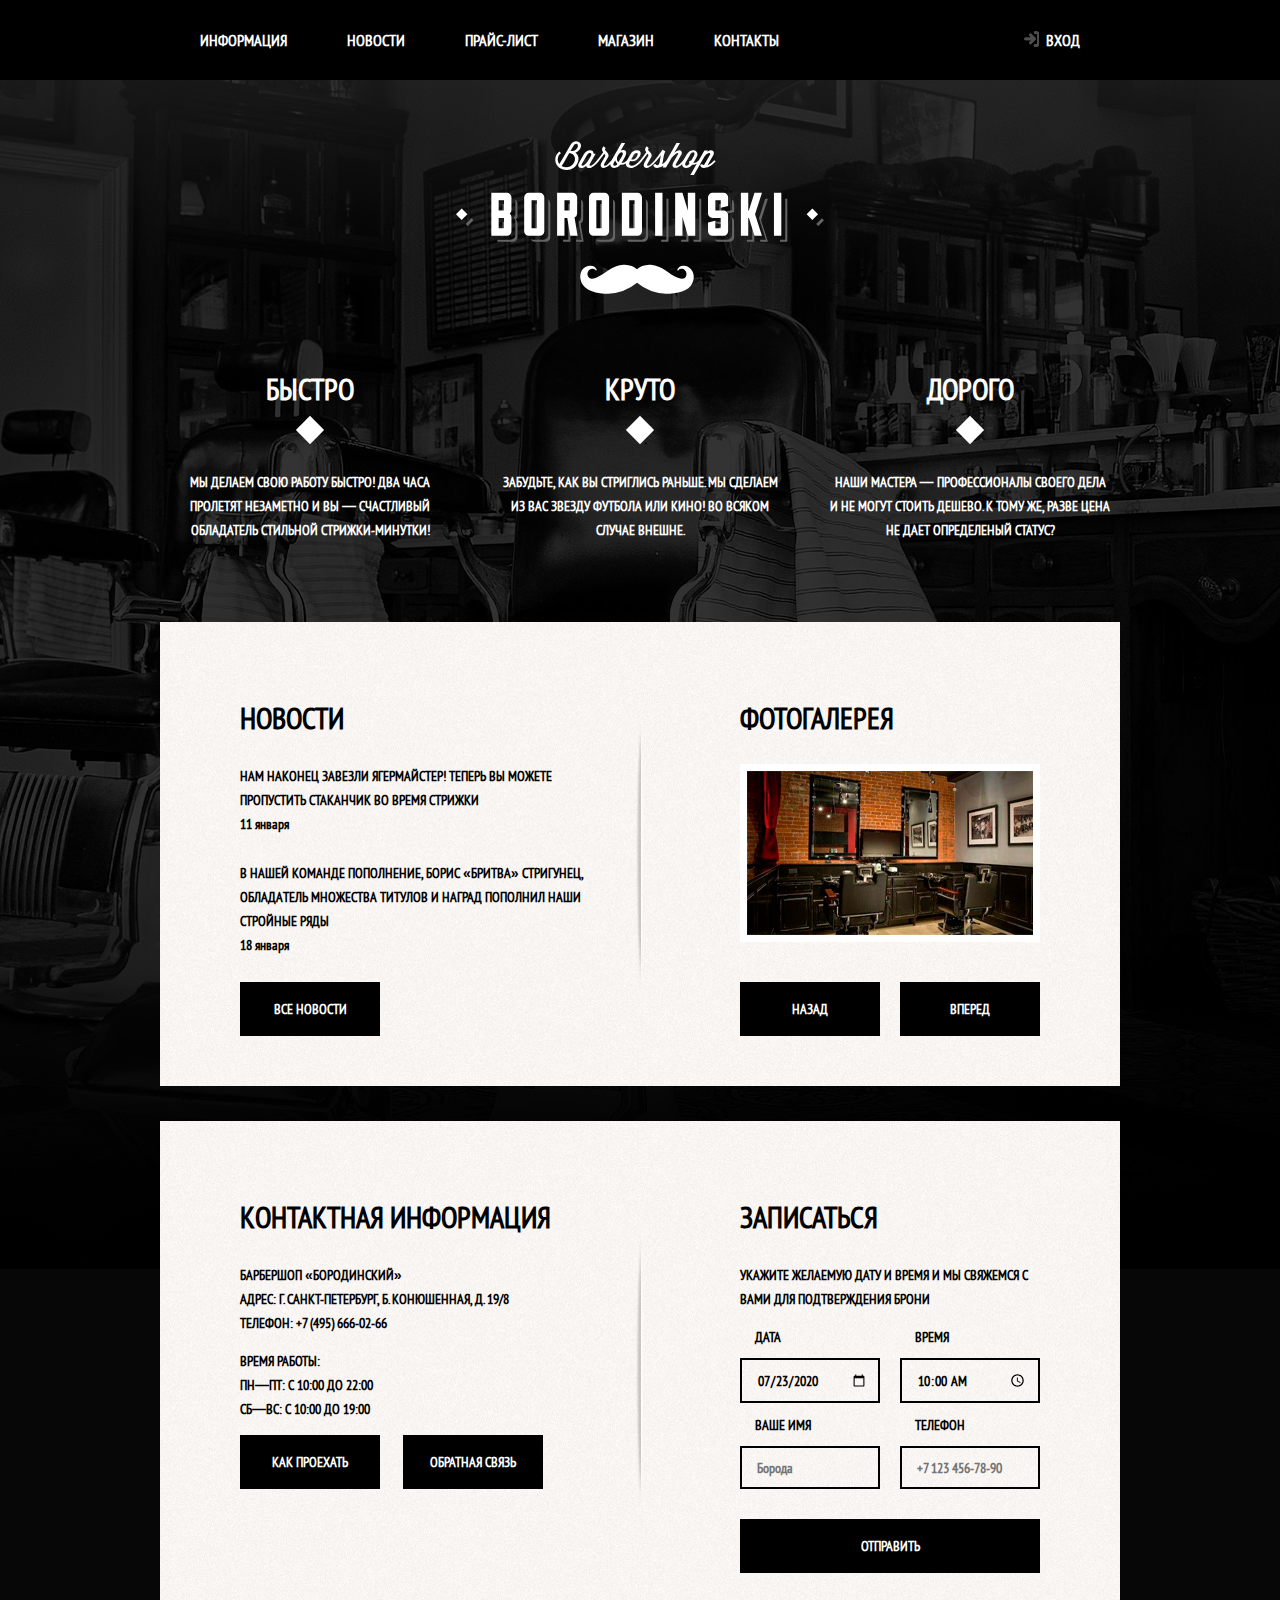
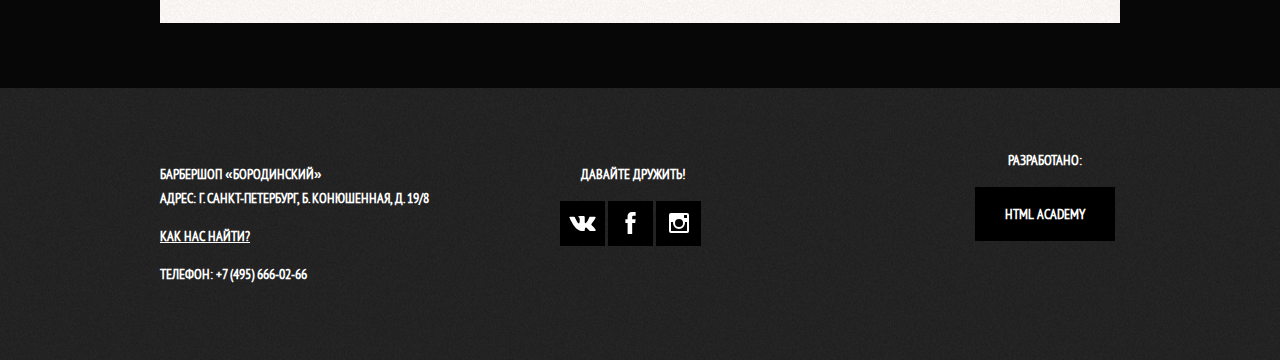
<file: index.html>
<!DOCTYPE html>
<html lang="ru">

<head>
    <meta charset="UTF-8">
    <meta name="viewport" content="width=device-width, initial-scale=1">
    <title>Барбершоп "Бородинский"</title>
    <link rel="stylesheet" href="normalize.css" type="text/css">
    <link rel="stylesheet" href="style.css" type="text/css">
</head>

<body>
    <header class="header">
        <nav class="menu">
            <a class="logo__link">
                <img class="logo" src="images/index-logo.svg" alt="logo" width="371" height="155">
            </a>
            <div class="main-navigation-wrapper">
                <div class="container">
                    <ul class="menu__list">
                        <li class="menu__list-item">
                            <a href="info.html" class="menu__list-link">
                                ИНФОРМАЦИЯ
                            </a>
                        </li>
                        <li class="menu__list-item">
                            <a href="news.html" class="menu__list-link">
                                НОВОСТИ
                            </a>
                        </li>
                        <li class="menu__list-item">
                            <a href="price.html" class="menu__list-link">
                                ПРАЙС-ЛИСТ
                            </a>
                        </li>
                        <li class="menu__list-item">
                            <a href="catalog.html" class="menu__list-link">
                                МАГАЗИН
                            </a>
                        </li>
                        <li class="menu__list-item">
                            <a href="contacts.html" class="menu__list-link">
                                КОНТАКТЫ
                            </a>
                        </li>
                    </ul>
                    <ul class="user-navigation">
                        <li class="menu__list-item">
                            <a href="login.html" class="menu__list-btn-link">ВХОД</a>
                        </li>
                    </ul>
                </div>
            </div>
        </nav>
    </header>

    <main class="container">
        <h1 class="visually-hidden">
            Барбершоп "Бородинский"
        </h1>
        <section class="edge">
            <h2 class="visually-hidden">
                Преимущества
            </h2>
            <ul class="edge__list">
                <li class="edge__list-item">
                    <h3>БЫСТРО</h3>
                    <p>
                        МЫ ДЕЛАЕМ СВОЮ РАБОТУ БЫСТРО!
                        ДВА ЧАСА ПРОЛЕТЯТ НЕЗАМЕТНО И ВЫ — СЧАСТЛИВЫЙ
                        ОБЛАДАТЕЛЬ СТИЛЬНОЙ СТРИЖКИ-МИНУТКИ!
                    </p>
                </li>
                <li class="edge__list-item">
                    <h3>КРУТО</h3>
                    <p>
                        ЗАБУДЬТЕ, КАК ВЫ СТРИГЛИСЬ РАНЬШЕ.
                        МЫ СДЕЛАЕМ ИЗ ВАС ЗВЕЗДУ ФУТБОЛА ИЛИ КИНО!
                        ВО ВСЯКОМ СЛУЧАЕ ВНЕШНЕ.
                    </p>
                </li>
                <li class="edge__list-item">
                    <h3>ДОРОГО</h3>
                    <p>
                        НАШИ МАСТЕРА — ПРОФЕССИОНАЛЫ СВОЕГО ДЕЛА
                        И НЕ МОГУТ СТОИТЬ ДЕШЕВО. К ТОМУ ЖЕ, РАЗВЕ
                        ЦЕНА НЕ ДАЕТ ОПРЕДЕЛЕНЫЙ СТАТУС?
                    </p>
                </li>
            </ul>
        </section>
        <div class="index-column">
            <section class="news">
                <h2 class="">НОВОСТИ</h2>
                <ul class="news__list">
                    <li class="news__list-item">
                        <p class="">
                            НАМ НАКОНЕЦ ЗАВЕЗЛИ ЯГЕРМАЙСТЕР!
                            ТЕПЕРЬ ВЫ МОЖЕТЕ ПРОПУСТИТЬ СТАКАНЧИК ВО ВРЕМЯ СТРИЖКИ
                        </p>
                        <time datetime="2019-01-11">11 января</time>
                    </li>
                    <li class="news__list-item">
                        <p class="">
                            В НАШЕЙ КОМАНДЕ ПОПОЛНЕНИЕ, БОРИС «БРИТВА» СТРИГУНЕЦ,
                            ОБЛАДAТЕЛЬ МНОЖЕСТВА ТИТУЛОВ И НАГРАД ПОПОЛНИЛ НАШИ
                            СТРОЙНЫЕ РЯДЫ
                        </p>
                        <time datetime="2019-01-18">18 января</time>
                    </li>
                </ul>
                <a href="news.html" class="news__link btn">
                    ВСЕ НОВОСТИ
                </a>
            </section>
            <section class="gallery">
                <h2 class="">ФОТОГАЛЕРЕЯ</h2>
                <figure>
                    <a href="#">
                        <img class="gallery__content" src="images/gallery1.jpg" width="286" height="164" alt="images">
                    </a>
                </figure>
                <button class="btn gallery-btn-prev" type="button">НАЗАД</button>
                <button class="btn gallery-btn-next" type="button">ВПЕРЕД</button>
            </section>
        </div>
        <div class="index-column">
            <section class="contacts">
                <h2>КОНТАКТНАЯ ИНФОРМАЦИЯ</h2>
                <p>
                    БАРБЕРШОП «БОРОДИНСКИЙ»<br>
                    АДРЕС: Г. САНКТ-ПЕТЕРБУРГ, Б. КОНЮШЕННАЯ, Д. 19/8<br>
                    ТЕЛЕФОН: +7 (495) 666-02-66<br>
                </p>
                <p>
                    ВРЕМЯ РАБОТЫ: <br>
                    ПН—ПТ: С 10:00 ДО 22:00<br>
                    СБ—ВС: С 10:00 ДО 19:00<br>
                </p>
                <a class="btn" href="map.html">КАК ПРОЕХАТЬ</a>
                <!--
                --><a class="btn" href="contacts.html">ОБРАТНАЯ СВЯЗЬ</a>
            </section>
            <section class="appointment">
                <h2>ЗАПИСАТЬСЯ</h2>
                <p>
                    УКАЖИТЕ ЖЕЛАЕМУЮ ДАТУ И ВРЕМЯ И МЫ СВЯЖЕМСЯ
                    С ВАМИ ДЛЯ ПОДТВЕРЖДЕНИЯ БРОНИ
                </p>
                <form action="/" method="post">
                    <p class="appointment-item">
                        <label for="appointment-date">Дата</label>
                        <input id="appointment-date" type="date" name="date" value="2020-07-23">
                    </p>
                    <p class="appointment-item">
                        <label for="appointment-time">Время</label>
                        <input id="appointment-time" type="time" name="time" value="10:00">
                    </p>
                    <p class="appointment-item">
                        <label for="appointment-name">Ваше имя</label>
                        <input id="appointment-name" type="text" name="name" value="" placeholder="Борода">
                    </p>
                    <p class="appointment-item">
                        <label for="appointment-tel">Телефон</label>
                        <input id="appointment-tel" type="tel" name="phone" value="" placeholder="+7 123 456-78-90">
                    </p>
                    <button class="btn" type="submit">Отправить</button>
                </form>
            </section>
        </div>
    </main>
    <footer class="footer">
        <div class="container">
            <div class="footer__contacts">
                <p class="footer__contact">
                    БАРБЕРШОП «БОРОДИНСКИЙ»<br>
                    АДРЕС: Г. САНКТ-ПЕТЕРБУРГ, Б. КОНЮШЕННАЯ, Д. 19/8
                </p>
                <a class="footer__contacts-link" href="map.html">КАК НАС НАЙТИ?</a>
                <p>ТЕЛЕФОН: +7 (495) 666-02-66</p>
            </div>
            <div class="footer__social">
                <p>ДАВАЙТЕ ДРУЖИТЬ!</p>
                <ul class="footer__social-list">
                    <li><a class="footer__social-link" href="#">
                            <svg xmlns="http://www.w3.org/2000/svg" width="27" height="15" viewBox="0 0 26.14 14.91">
                                <path
                                    d="M26 13.47l-.09-.17a13.55 13.55 0 0 0-2.6-3q-.87-.83-1.1-1.12A1 1 0 0 1 22 8a10.27 10.27 0 0 1 1.22-1.78l.88-1.16q2.35-3.13 2-4L26 .94a.8.8 0 0 0-.4-.22 2.14 2.14 0 0 0-.87 0h-3.92a.51.51 0 0 0-.27 0h-.3a.6.6 0 0 0-.15.14.93.93 0 0 0-.14.24 22.22 22.22 0 0 1-1.46 3.06q-.5.84-.93 1.46a7 7 0 0 1-.71.91 4.94 4.94 0 0 1-.52.47q-.23.18-.35.15l-.23-.05a.9.9 0 0 1-.31-.33 1.49 1.49 0 0 1-.16-.53V1.6a3.14 3.14 0 0 0 0-.62 2.12 2.12 0 0 0-.14-.44.73.73 0 0 0-.28-.33 1.57 1.57 0 0 0-.46-.18A9 9 0 0 0 12.57 0a8.93 8.93 0 0 0-3.25.33 1.83 1.83 0 0 0-.52.41q-.25.3-.07.33a1.67 1.67 0 0 1 1.16.59l.08.16a2.6 2.6 0 0 1 .19.63 6.32 6.32 0 0 1 .12 1 10.59 10.59 0 0 1 0 1.7q-.07.71-.13 1.1a2.21 2.21 0 0 1-.18.64 2.69 2.69 0 0 1-.16.3l-.07.07a1 1 0 0 1-.37.07.86.86 0 0 1-.46-.19 3.27 3.27 0 0 1-.56-.52 7 7 0 0 1-.66-.93q-.37-.6-.76-1.42l-.22-.39q-.2-.38-.56-1.11t-.62-1.43A.9.9 0 0 0 5.2.9h-.07a.93.93 0 0 0-.22-.16A1.44 1.44 0 0 0 4.6.65L.87.68A1 1 0 0 0 .1.94L0 1a.44.44 0 0 0 0 .22 1.08 1.08 0 0 0 .08.37Q.9 3.53 1.86 5.31t1.66 2.87Q4.23 9.27 5 10.24t1 1.24l.37.41.34.33a8.06 8.06 0 0 0 1 .78 16.34 16.34 0 0 0 1.4.9 7.6 7.6 0 0 0 1.79.72 6.19 6.19 0 0 0 2 .22h1.57a1.08 1.08 0 0 0 .72-.3l.05-.07a.9.9 0 0 0 .1-.25 1.38 1.38 0 0 0 0-.37 4.48 4.48 0 0 1 .09-1.05 2.77 2.77 0 0 1 .23-.71 1.74 1.74 0 0 1 .29-.4 1.19 1.19 0 0 1 .23-.2h.11a.86.86 0 0 1 .77.21 4.52 4.52 0 0 1 .83.79q.39.47.93 1.05a6.41 6.41 0 0 0 1 .87l.27.16a3.31 3.31 0 0 0 .71.3 1.53 1.53 0 0 0 .76.07l3.48-.05a1.58 1.58 0 0 0 .8-.17.68.68 0 0 0 .34-.37 1.06 1.06 0 0 0 0-.46 1.71 1.71 0 0 0-.1-.36z"
                                    fill="#fff" /></svg>
                        </a></li>
                    <li><a class="footer__social-link" href="#">
                            <svg xmlns="http://www.w3.org/2000/svg" width="19" height="22" viewBox="0 0 10.15 21.74">
                                <path
                                    d="M3.34 1.12A4.77 4.77 0 0 1 6.53 0h3.61v3.81H7.81a1.07 1.07 0 0 0-1.09.83v2.55h3.42c-.08 1.23-.24 2.45-.41 3.67h-3v10.87H2.21V10.86H0V7.21h2.19V3.66a3.83 3.83 0 0 1 1.15-2.54z"
                                    fill="#fff" />
                            </svg>
                        </a></li>
                    <li><a class="footer__social-link" href="#">
                            <svg xmlns="http://www.w3.org/2000/svg" width="20" height="20" viewBox="0 0 20 20">
                                <path
                                    d="M18 0H2a2 2 0 0 0-2 2v16a2 2 0 0 0 2 2h16a2 2 0 0 0 2-2V2a2 2 0 0 0-2-2zm-8 6a4 4 0 1 1-4 4 4 4 0 0 1 4-4zM2.5 18a.47.47 0 0 1-.5-.5V9h2.1a3.4 3.4 0 0 0-.1 1 6 6 0 1 0 12 0 3.4 3.4 0 0 0-.1-1H18v8.5a.47.47 0 0 1-.5.5zM18 4.5a.47.47 0 0 1-.5.5h-2a.47.47 0 0 1-.5-.5v-2a.47.47 0 0 1 .5-.5h2a.47.47 0 0 1 .5.5z"
                                    fill="#fff" /></svg>
                        </a></li>
                </ul>
            </div>
            <p class="footer__copyright">
                <b>РАЗРАБОТАНО:</b>
                <a class="footer__copyright-link btn" href="html academy.ru">html academy</a>
            </p>
        </div>
    </footer>

    <section class="modal modal__login">
        <h2>ЛИЧНЫЙ КАБИНЕТ</h2>
        <p class="modal__description">Введите, пожалуйста, свой логин и пароль</p>
        <form class="login-form" action="/" method="POST">
            <p>
                <label class="visually-hidden" for="user-login">Логин</label>
                <input class="login-icon-user" type="text" id="user-login" name="login" placeholder="exemple@email.com">
            </p>
            <p>
                <label class="visually-hidden" for="user-password">Пароль</label>
                <input class="login-icon-password" id="user-password" type="password" name="password" placeholder="***">
            </p>
            <p class="login-help">
                <label class="login-form__rememder login-checkbox" for="user-password-info">
                    <input class="visually-hidden" id="user-password-info" type="checkbox" name="remeber">
                    Запомнить меня
                    <span class="checkbox-indncator"></span>
                </label>
                <a class="modal__form-link restore" href="#">Я забыл пароль</a>
            </p>
            <button class="btn" type="submit">Войти</button>
            <button class="modal__close" type="button">
                <span class="visually-hidden">Закрыть</span>
            </button>
        </form>
    </section>
     <section class="modal modal-map">
        <h2 class="visually-hidden">КАК ПРОЕХАТЬ</h2>
        <p>
            <img src="images/map.png" width="780" height="560" alt="Офис компании по адресу большая 
            конюшенная, 19/8, САНКТ-ПЕТЕРБУРГ">
        </p>
        <button class="modal__close" type="button">
            <span class="visually-hidden">Закрыть</span>
        </button>
    </section>
</body>
<script src="main.js"></script>
</html>
</file>
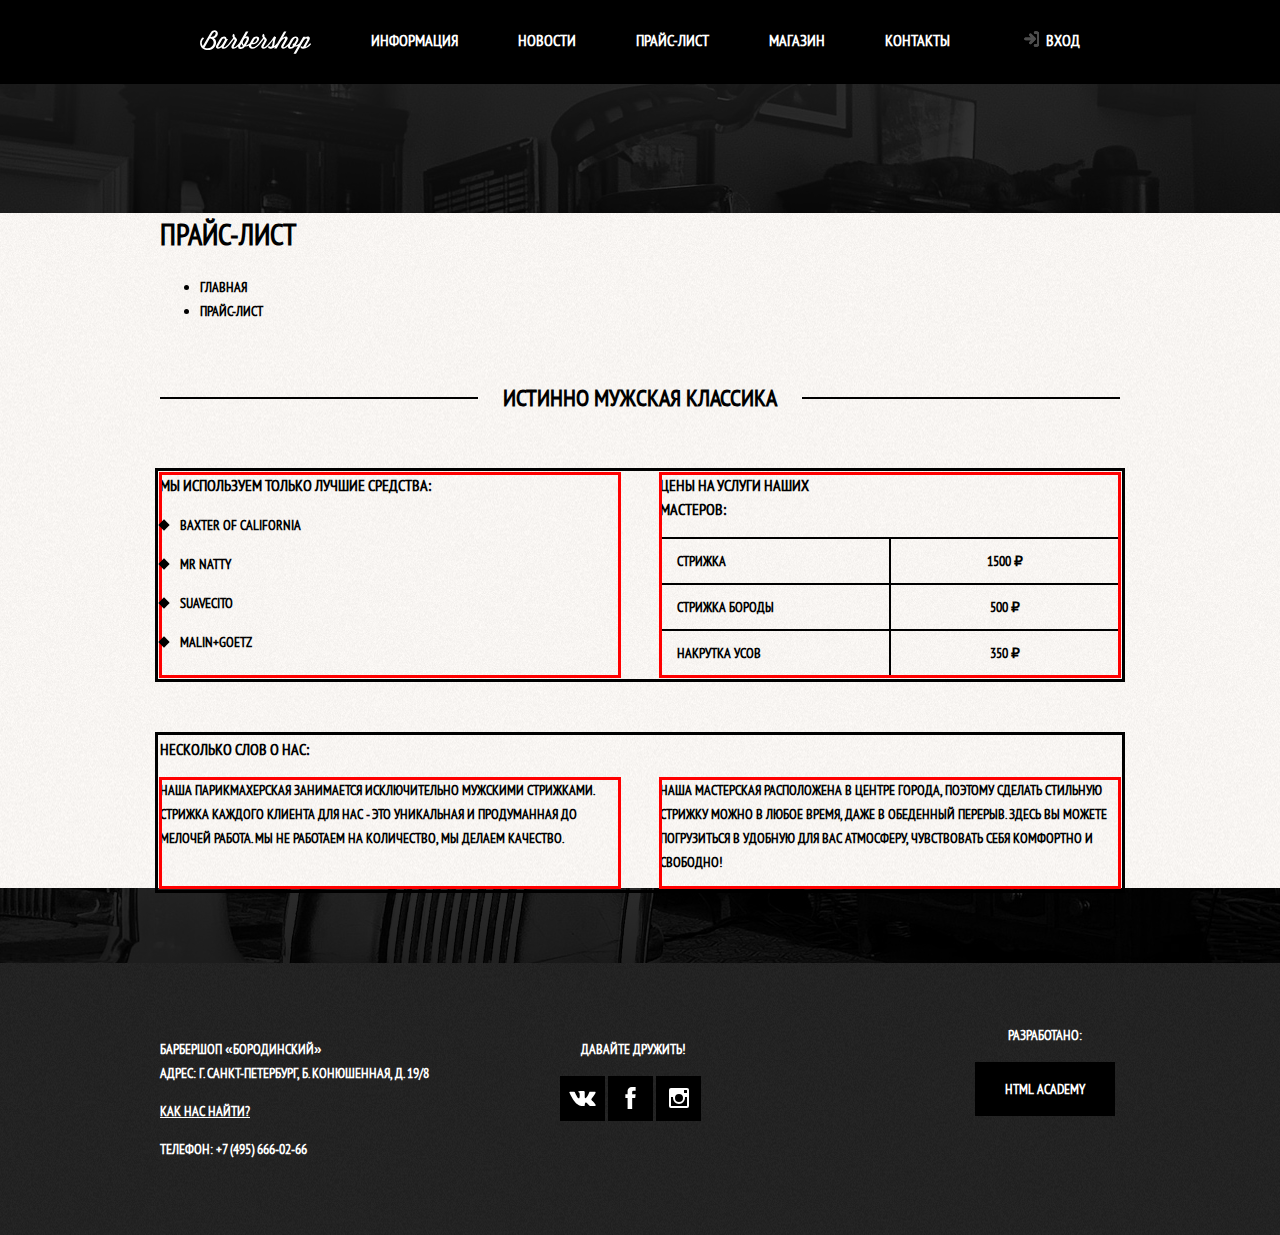
<file: text-page.html>
<!DOCTYPE html>
<html lang="ru">

<head>
    <meta charset="UTF-8">
    <meta name="viewport" content="width=device-width, initial-scale=1">
    <title>Барбершоп "Бородинский"</title>
    <link rel="stylesheet" href="normalize.css" type="text/css">
    <link rel="stylesheet" href="style.css" type="text/css">
</head>

<body>
    <header class="header">
        <nav class="menu">
            <div class="main-navigation-wrapper page-nav-wrap">
                <div class="container">
                    <ul class="menu__list page-menu-list">
                        <li class="menu__list-item">
                            <a class="logo__link menu-logo-link" href="index.html">
                                <img class="logo" src="images/logo-page.svg" alt="logo" width="111" height="24">
                            </a>
                        </li>
                        <li class="menu__list-item">
                            <a href="info.html" class="menu__list-link">
                                ИНФОРМАЦИЯ
                            </a>
                        </li>
                        <li class="menu__list-item">
                            <a href="news.html" class="menu__list-link">
                                НОВОСТИ
                            </a>
                        </li>
                        <li class="menu__list-item">
                            <a href="price.html" class="menu__list-link">
                                ПРАЙС-ЛИСТ
                            </a>
                        </li>
                        <li class="menu__list-item">
                            <a href="catalog.html" class="menu__list-link">
                                МАГАЗИН
                            </a>
                        </li>
                        <li class="menu__list-item">
                            <a href="contacts.html" class="menu__list-link">
                                КОНТАКТЫ
                            </a>
                        </li>
                    </ul>
                    <ul class="user-navigation">
                        <li class="menu__list-item">
                            <a href="login.html" class="menu__list-btn-link">ВХОД</a>
                        </li>
                    </ul>
                </div>
            </div>
        </nav>
    </header>
    <div class="page-main-wrap">
        <main class="page-container container">
            <div class="inner-page-container">
                <h1 class="page-title">Прайс-лист</h1>
                <ul class="breadcrumbs">
                    <li><a class="breadcrumbs__list-link" href="index.html">Главная</a></li>
                    <li><a href="breadcrumbs-current">Прайс-лист</a></li>
                </ul>
            </div>
            <section class="inner-content">
                <h2 class="big-heading">Истинно мужская классика</h2>
                <div class="inner-columns">
                    <div class="inner-columns-left">
                        <h3>МЫ ИСПОЛЬЗУЕМ ТОЛЬКО ЛУЧШИЕ СРЕДСТВА:</h3>
                        <ul class="custom-list-1">
                            <li>Baxter of California</li>
                            <li>Mr Natty</li>
                            <li>Suavecito</li>
                            <li>Malin+Goetz</li>
                        </ul>
                    </div>
                    <div class="inner-columns-right">
                        <h3>Цены на услуги наших<br>мастеров:</h3>
                        <table class="custom-table">
                            <tr>
                                <td>Стрижка</td>
                                <td>1500 &#8381</td>
                            </tr>
                            <tr>
                                <td>Стрижка бороды</td>
                                <td>500 &#8381</td>
                            </tr>
                            <tr>
                                <td>Накрутка усов</td>
                                <td>350 &#8381</td>
                            </tr>
                        </table>
                    </div>
                </div>

                <div class="inner-columns">
                        <h3>Несколько слов о нас:</h3>
                        <div class="inner-columns-left">
                        <p>Наша парикмахерская занимается исключительно
                            мужскими стрижками. Стрижка каждого клиента
                            для нас - это уникальная и продуманная до мелочей
                            работа. Мы не работаем на количество, мы делаем качество.
                        </p>
                    </div>
                    <div class="inner-columns-right">
                        <p>
                            Наша мастерская расположена в центре города, поэтому
                            сделать стильную стрижку можно в любое время, даже в
                            обеденный перерыв. Здесь вы можете погрузиться в удобную
                            для вас атмосферу, чувствовать себя комфортно и свободно!
                        </p>
                    </div>
                </div>

            </section>
        </main>
    </div>


    <footer class="footer">
        <div class="container">
            <div class="footer__contacts">
                <p class="footer__contact">
                    БАРБЕРШОП «БОРОДИНСКИЙ»<br>
                    АДРЕС: Г. САНКТ-ПЕТЕРБУРГ, Б. КОНЮШЕННАЯ, Д. 19/8
                </p>
                <a class="footer__contacts-link" href="map.html">КАК НАС НАЙТИ?</a>
                <p>ТЕЛЕФОН: +7 (495) 666-02-66</p>
            </div>
            <div class="footer__social">
                <p>ДАВАЙТЕ ДРУЖИТЬ!</p>
                <ul class="footer__social-list">
                    <li><a class="footer__social-link" href="#">
                            <svg xmlns="http://www.w3.org/2000/svg" width="27" height="15" viewBox="0 0 26.14 14.91">
                                <path
                                    d="M26 13.47l-.09-.17a13.55 13.55 0 0 0-2.6-3q-.87-.83-1.1-1.12A1 1 0 0 1 22 8a10.27 10.27 0 0 1 1.22-1.78l.88-1.16q2.35-3.13 2-4L26 .94a.8.8 0 0 0-.4-.22 2.14 2.14 0 0 0-.87 0h-3.92a.51.51 0 0 0-.27 0h-.3a.6.6 0 0 0-.15.14.93.93 0 0 0-.14.24 22.22 22.22 0 0 1-1.46 3.06q-.5.84-.93 1.46a7 7 0 0 1-.71.91 4.94 4.94 0 0 1-.52.47q-.23.18-.35.15l-.23-.05a.9.9 0 0 1-.31-.33 1.49 1.49 0 0 1-.16-.53V1.6a3.14 3.14 0 0 0 0-.62 2.12 2.12 0 0 0-.14-.44.73.73 0 0 0-.28-.33 1.57 1.57 0 0 0-.46-.18A9 9 0 0 0 12.57 0a8.93 8.93 0 0 0-3.25.33 1.83 1.83 0 0 0-.52.41q-.25.3-.07.33a1.67 1.67 0 0 1 1.16.59l.08.16a2.6 2.6 0 0 1 .19.63 6.32 6.32 0 0 1 .12 1 10.59 10.59 0 0 1 0 1.7q-.07.71-.13 1.1a2.21 2.21 0 0 1-.18.64 2.69 2.69 0 0 1-.16.3l-.07.07a1 1 0 0 1-.37.07.86.86 0 0 1-.46-.19 3.27 3.27 0 0 1-.56-.52 7 7 0 0 1-.66-.93q-.37-.6-.76-1.42l-.22-.39q-.2-.38-.56-1.11t-.62-1.43A.9.9 0 0 0 5.2.9h-.07a.93.93 0 0 0-.22-.16A1.44 1.44 0 0 0 4.6.65L.87.68A1 1 0 0 0 .1.94L0 1a.44.44 0 0 0 0 .22 1.08 1.08 0 0 0 .08.37Q.9 3.53 1.86 5.31t1.66 2.87Q4.23 9.27 5 10.24t1 1.24l.37.41.34.33a8.06 8.06 0 0 0 1 .78 16.34 16.34 0 0 0 1.4.9 7.6 7.6 0 0 0 1.79.72 6.19 6.19 0 0 0 2 .22h1.57a1.08 1.08 0 0 0 .72-.3l.05-.07a.9.9 0 0 0 .1-.25 1.38 1.38 0 0 0 0-.37 4.48 4.48 0 0 1 .09-1.05 2.77 2.77 0 0 1 .23-.71 1.74 1.74 0 0 1 .29-.4 1.19 1.19 0 0 1 .23-.2h.11a.86.86 0 0 1 .77.21 4.52 4.52 0 0 1 .83.79q.39.47.93 1.05a6.41 6.41 0 0 0 1 .87l.27.16a3.31 3.31 0 0 0 .71.3 1.53 1.53 0 0 0 .76.07l3.48-.05a1.58 1.58 0 0 0 .8-.17.68.68 0 0 0 .34-.37 1.06 1.06 0 0 0 0-.46 1.71 1.71 0 0 0-.1-.36z"
                                    fill="#fff" /></svg>
                        </a></li>
                    <li><a class="footer__social-link" href="#">
                            <svg xmlns="http://www.w3.org/2000/svg" width="19" height="22" viewBox="0 0 10.15 21.74">
                                <path
                                    d="M3.34 1.12A4.77 4.77 0 0 1 6.53 0h3.61v3.81H7.81a1.07 1.07 0 0 0-1.09.83v2.55h3.42c-.08 1.23-.24 2.45-.41 3.67h-3v10.87H2.21V10.86H0V7.21h2.19V3.66a3.83 3.83 0 0 1 1.15-2.54z"
                                    fill="#fff" />
                            </svg>
                        </a></li>
                    <li><a class="footer__social-link" href="#">
                            <svg xmlns="http://www.w3.org/2000/svg" width="20" height="20" viewBox="0 0 20 20">
                                <path
                                    d="M18 0H2a2 2 0 0 0-2 2v16a2 2 0 0 0 2 2h16a2 2 0 0 0 2-2V2a2 2 0 0 0-2-2zm-8 6a4 4 0 1 1-4 4 4 4 0 0 1 4-4zM2.5 18a.47.47 0 0 1-.5-.5V9h2.1a3.4 3.4 0 0 0-.1 1 6 6 0 1 0 12 0 3.4 3.4 0 0 0-.1-1H18v8.5a.47.47 0 0 1-.5.5zM18 4.5a.47.47 0 0 1-.5.5h-2a.47.47 0 0 1-.5-.5v-2a.47.47 0 0 1 .5-.5h2a.47.47 0 0 1 .5.5z"
                                    fill="#fff" /></svg>
                        </a></li>
                </ul>
            </div>
            <p class="footer__copyright">
                <b>РАЗРАБОТАНО:</b>
                <a class="footer__copyright-link btn" href="html academy.ru">html academy</a>
            </p>
        </div>
    </footer>
</body>

</html>
</file>
<file: style.css>
@font-face {
    font-family: 'PT Sans Narrow';
    src: url('fonts/ptsansnarrow.woff2') format(woff2),
        url('fonts/ptsansnarrow.woff') format(woff);
    font-style: normal;
    font-display: swap;
}
@font-face {
    font-family: 'PT Sans Narrow Bold';
    src: url('fonts/ptsansnarrowbold.woff2') format(woff2),
        url('fonts/ptsansnarrowbold.woff') format(woff);
    font-style: normal;
    font-display: swap;
}
body {
    margin: 0;
    padding: 0;

    font-family: 'PT Sans Narrow', Arial, sans-serif;

    font-size: 14px;
    line-height: 24px;
    font-weight: 700;
    color: #fff;
    text-transform: uppercase;

    background-color: #000;
    background-image: url('images/bg.png');
    background-position: top center;
    background-repeat: no-repeat;
}
a{
    text-decoration: none;
    color: #fff;    
}
img {
    max-width: 100%;
    /* height: auto; */
}
.btn {
    font: inherit;
    text-align: center;
    color: #fff;
    vertical-align: middle;
    text-transform: uppercase;
    background-color: #000;
    border: none;
    width: 140px;
    padding-top: 15px;
    padding-bottom: 15px;
    display: inline-block;
}
.btn:hover,
.btn:focus,
.btn:active {
    background-color: #663d15;
}
.container {
    max-width: 960px;
    margin: 0 auto;
}
.visually-hidden {
    position: absolute;
    width: 1px;
    height: 1px;
    margin: -1px;
    padding: 0;
    overflow: hidden;
    border: 0;
    clip: rect(0 0 0 0)
  }
.header {
    margin-bottom: 75px;
}
.menu {
    background-color: transparent;
    display: flex;
    flex-direction: column;
    align-items: center;
}
.logo__link {
    width: 368px;
    height: 153px;
    order: 2;
}
.main-navigation-wrapper {
    margin-bottom: 60px;
    width: 100%;
    background-color: #000;
}
.main-navigation-wrapper .container {
    width: 940px;
    margin: 0 auto;
    display: flex;
    padding: 0 10px;
    justify-content: space-between;
}
.menu__list,
.user-navigation {
    font-size: 16px;
    line-height: 20px;
    color: #fff;
    list-style: none;
    background-color: #000;
    margin: 0;
    padding: 0;
}
.menu__list {
    display: flex;
    flex-wrap: wrap;
    width: 645px;
}

.menu__list-link,
.menu__list-btn-link {
    padding: 30px;
    display: block;
}
.menu__list-btn-link {
    padding-left: 50px;
    position: relative;
}
.menu__list-btn-link:before {
    content: "";
    background-image: url('images/login.svg');
    width: 16px;
    height: 18px;
    background-size: cover;
    background-repeat: no-repeat;
    position: absolute;
    top: 30px;
    left: 27px;
    opacity: .3;
}
.menu__list-btn-link:hover:before,
.menu__list-btn-link:focus:before,
.menu__list-btn-link:active:before {
    opacity: 1;
}
.menu__list-link:hover,
.menu__list-link:focus,
.menu__list-btn-link:hover,
.menu__list-btn-link:focus {
    background-color: #242424;
}
.edge {
    margin-bottom: 80px;
}
.edge__list {
    list-style: none;
    display: flex;
    justify-content: space-between;
    margin: 0;
    padding: 0;
}
.edge__list-item {
    text-align: center;
    width: 300px;
}
.edge__list-item h3 {
    font-size: 30px;
    line-height: 42px;
    margin: 0 0 60px 0;
    position: relative; 
}
.edge__list-item h3::after {
    content: "";
    width: 20px;
    height: 20px;
    position: absolute;
    bottom: -30px;
    left: 50%;
    margin-left: -10px;
    background-color: #fff;
    transform: rotate(45deg);
}
.edge__list-item p {
    margin: 0 10px;
}
.index-column {
    color: #000;
    background-color: #f8f2f5;
    background-position: 0 0;
    background-repeat: repeat;
    background-image: url('images/section-devided.png'),
                    url('images/section-bg.jpg');
    background-repeat: no-repeat, repeat;
    background-position: center, 0 0;

    padding: 50px 80px;
    display: flex;
    justify-content: space-between;
    margin-bottom: 35px;
}
.index-column h2 {
    font-size: 30px;
    line-height: 42px;
}
.news {
    width: 380px;
}
.news__list {
    list-style: none;
    padding: 0;
    margin: 0;
}
.news__list-item {
    margin-bottom: 25px;
}
.news__list-item p {
    margin: 0;
}
.news__list time {
    text-transform: none;
}
.gallery {
    width: 300px;
    position: relative;
    
}
.gallery figure {
    margin: 0;
    padding: 0;
    min-height: 164px;
}
.gallery__content {
    background-color: #ccc;
    border: 7px solid #fff;
    width: 286px;
    height: 164px;
}
.gallery-btn-prev,
.gallery-btn-next {
    position: absolute;
    bottom: 0;
}
.gallery-btn-next {
    right: 0;
}
.gallery-btn-prev {
    left: 0;
}
.contacts {
    width: 380px;
}
.contacts .btn {
    margin-right: 20px;
}
.appointment {
    width: 300px;
}
.appointment form {
    display: flex;
    flex-wrap: wrap;
    justify-content: space-between;
}
.appointment-item {
    width: 140px;
    margin: 0 0 10px 0;
}  
.appointment-item label {
    display: block;
    margin-bottom: 9px;
    margin-left: 15px;
}
.appointment-item input {
    font: inherit;
    font-size: 14px;
    line-height: 24px;
    background-color: transparent;
    border: 2px solid #000;
    box-sizing: border-box;
    padding: 8px 10px 7px 15px;
    width: 140px;
}
.appointment-item input:focus {
    border-color: #663d15;
}
.appointment .btn {
    width: 100%;
    margin: 20px 0 0 0;
}
.footer {
    color: #fff;
    background-color: #212121;
    background-image: url('images/pattern-dark.png');
    background-repeat: repeat;
    background-position: 0 0;

    margin-top: 65px;
    padding: 60px 0;
}
.footer .container {
    display: flex;
}
.footer__contacts,
.footer__social,
.footer__copyright {
    margin: 0;
}
.footer__contacts {
    width: 320px;
    margin-right: 80px;
}
.footer__contacts-link {
    text-decoration: underline;
    color: #fff;
}
.footer__contacts-link:hover,
.footer__contacts-link:focus {
    text-decoration: none;
}
.footer__social {
    text-align: center;
    width: 145px;
}
.footer__social p {
    margin-bottom: 15px;

}
.footer__social-list {
    list-style: none;
    text-align: center;
    padding: 0;
    margin: 0;
    display: flex;
    width: 141px; 
    flex-wrap: wrap;
    justify-content: space-between;
}
.footer__social-link {
    display: flex;
    align-items: center;
    justify-content: center;
    width: 45px;
    height: 45px;
    background-color: #000;
    margin-bottom: 10px;
}
.footer__social-link:hover,
.footer__social-link:focus {
    background-color: #fff;
}
.footer__social-link:hover path,
.footer__social-link:focus path {
    fill: #000;
}
.footer__copyright {
    text-align: center;
    width: 150px;
    margin-left: auto;
}
.footer__copyright b {
    display: block;
    margin-bottom: 15px;
}
.footer__copyright-link:hover,
.footer__copyright-link:focus {
    color: #000;
    background-color: #fff;
}
.modal {
    color: #000;
    background-color: #f8f3f0;
    background-image: url('images/pattern-light.png');
    background-position: 0 0;
    background-repeat: repeat;
}
.modal h2 {
    font-size: 30px;
    line-height: 42px;
}
.login-form input[type="text"],
.login-form input[type="password"] {
    font: inherit;
    color: #000;

    background-color: #f9f6f3;
    border: 2px solid #000;
}
.modal__form-link {
    color: #000;
    text-decoration: underline;
}
.modal__form-link:hover,
.modal__form-link:focus {
    text-decoration: none;
}

.login-form__rememder:hover,
.login-form__rememder:focus {
    color: #663d15;
}
.modal {
    position: fixed;
    color: #000;
    background-color: #fff;
    background-image: url('images/pattern-light.png');
    background-color: #f9f6f3;
    background-position: 0 0;
    background-repeat: repeat;
    box-shadow: 0 30px 50px rgba(0, 0, 0, 0.7);
}
.modal__login {
    width: 300px;
    padding: 50px 80px;
    margin-left: -184px;    
    top: 120px;
    left: 50%;

    display: none;
}
.modal-show {
    display: block;
}
.modal__close {
    width: 22px;
    height: 22px;
    background-color: transparent;
    border: 0;
    cursor: pointer;
    position: absolute;
    top: 0;
    right: -34px;
}
.modal__close::before,
.modal__close::after {
    content: "";
    position: absolute;
    top: 10px;
    left: 2px;
    width: 19px;
    height: 3px;
    background-color: #d0d0d0;
}
.modal__close::before {
    transform: rotate(45deg);
}
.modal__close::after {
    transform: rotate(-45deg);
}
.modal__login h2 {
    margin: 0 0 20px 0;
    font-size: 30px;
    line-height: 42px;
}
.modal__description {
    margin: 0 0 10px 0;
}
.login-form p {
    margin: 0 0 10px 0;
}
.login-form input[type="text"],
.login-form input[type="password"] {
    box-sizing: border-box;
    width: 100%;
    padding: 10px 15px;
    padding-right: 40px;
    background-color: #f9f6f3;
    border: 2px solid #000;

    font: inherit;
    color: #000; 
    text-transform: uppercase;
}
.login-form input:focus {
    border-color: #663d15;
}
.login-icon-user {
    background-image: url('images/user-icon.svg');
    background-position: 270px center;
    background-repeat: no-repeat;
}
.login-icon-password {
    background-image: url('images/user-password.svg');
    background-position: 270px center;
    background-repeat: no-repeat;
}
.login-form .login-help {
    display: flex;
    justify-content: space-between;
    flex-wrap: wrap;
    margin: 15px 0;
}
.login-checkbox {
    padding-left: 30px;
    cursor: pointer; 
    position: relative;
}
.login-checkbox:hover,
.login-checkbox:focus {
    color: #663d15;
}
.login-checkbox input[type="checkbox"] + .checkbox-indncator {
    position: absolute;
    top: 0;
    left: 0;
    width: 17px;
    height: 17px;
    border: 2px solid #000;
}
.login-checkbox input[type="checkbox"]:focus + .checkbox-indncator {
    border-color: #663d15;
    outline: thin dotted;
    outline: 5px auto -webkit-focus-ring-color;
}
.login-checkbox input[type="checkbox"]:checked + .checkbox-indncator::before,
.login-checkbox input[type="checkbox"]:checked + .checkbox-indncator::after {
    content: "";
    position: absolute;
    top: 8px;
    left: 1px;
    width: 15px;
    height: 2px;
    background-color: #000;
}
.login-checkbox input[type="checkbox"]:checked + .checkbox-indncator::before {
    transform: rotate(45deg);
}
.login-checkbox input[type="checkbox"]:checked + .checkbox-indncator::after {
    transform: rotate(-45deg);
}
.login-form .btn {
    width: 100%;
    margin-right: 0;
}
/*------------------modal-map-------------*/
.modal-map {
    top: 50%;
    left: 50%;
    width: 776px;
    height: 561px;
    margin-top: -280px;
    margin-left: -390px;
    border: 7px solid #fff;

    display: none;
}
.modal-map p {
    margin: 0;
}
/* --------------text-page----------- */
.menu-logo-link {
    padding: 30px;
    width: 111px;
    display: block;
    height: 24px;
}
.page-menu-list {
    width: 100%;
}
.page-nav-wrap {
    margin-bottom: 54px;
}
.inner-page-container h1 {
    font-size: 30px;
    line-height: 42px;
}
.inner-content {
    margin-bottom: 75px;
}
.inner-content h2 {
    margin-top: 60px;
    margin-bottom: 30px;
    font-size: 24px;
    line-height: 30px;
}
.inner-content p {
    margin: 14px 0; 
}
.inner-content h2 + h3 {
    margin-top: 30px;
}
.inner-content td {
    padding: 10px 15px;
    border: 2px solid #000;
}
.inner-content table {
    border-collapse: collapse;
}
.big-heading {
    display: flex;
    align-items: center;

    margin-top: 55px;
    margin-bottom: 65px;

    font-size: 48px;
    line-height: 48px;
    text-align: center;
}
.big-heading:before,
.big-heading:after {
    content: "";

    flex-grow: 1;
    flex-shrink: 0;

    width: 50px;
    height: 2px;

    background: #000;
}
.big-heading:before {
    margin-right: 25px;
}
.big-heading:after {
    margin-left: 25px;
}
.page-main-wrap {
    background-image: url('images/pattern-light.png');
    background-repeat: repeat;
    background-color: #c2c3c2;
}
.page-container {
    background-image: url('images/pattern-light.png');
    background-repeat: repeat;
    background-color: #c2c3c2;
    color: #000;
}
.page-container a {
    color: #000;
}
.custom-list-1 {
    list-style: none;
    margin: 14px 0;
    padding: 0;
}
.custom-list-1 li {
    position: relative;
    margin-bottom: 15px;
    padding-left: 20px;
}
.custom-list-1 li::before {
    content: "";
    position: absolute;
    top: 8px;
    left: 0;
    width: 8px;
    height: 8px;
    background-color: #000;
    transform: rotate(45deg);
}
.custom-table {
    width: 100%;
}
.custom-table td {
    width: 50%;
}
.custom-table td:last-child {
    text-align: center;
}
.inner-columns {
    display: flex;
    justify-content: space-between;
    flex-wrap: wrap;
    margin: 60px 0;
    outline: 3px solid black;
    outline-offset: 2px;
}
.inner-columns-left,
.inner-columns-right {
    width: 460px;
    outline: 3px solid red;
    outline-offset: -2px;
}
.inner-columns>h3:first-child {
    margin-top: 0;
    width: 460px;
    margin-right: 460px;
    margin-right: calc(100%-460px);
}
.inner-columns-left *:first-child,
.inner-columns-right *:first-child {
    margin-top: 0;
}
</file>
